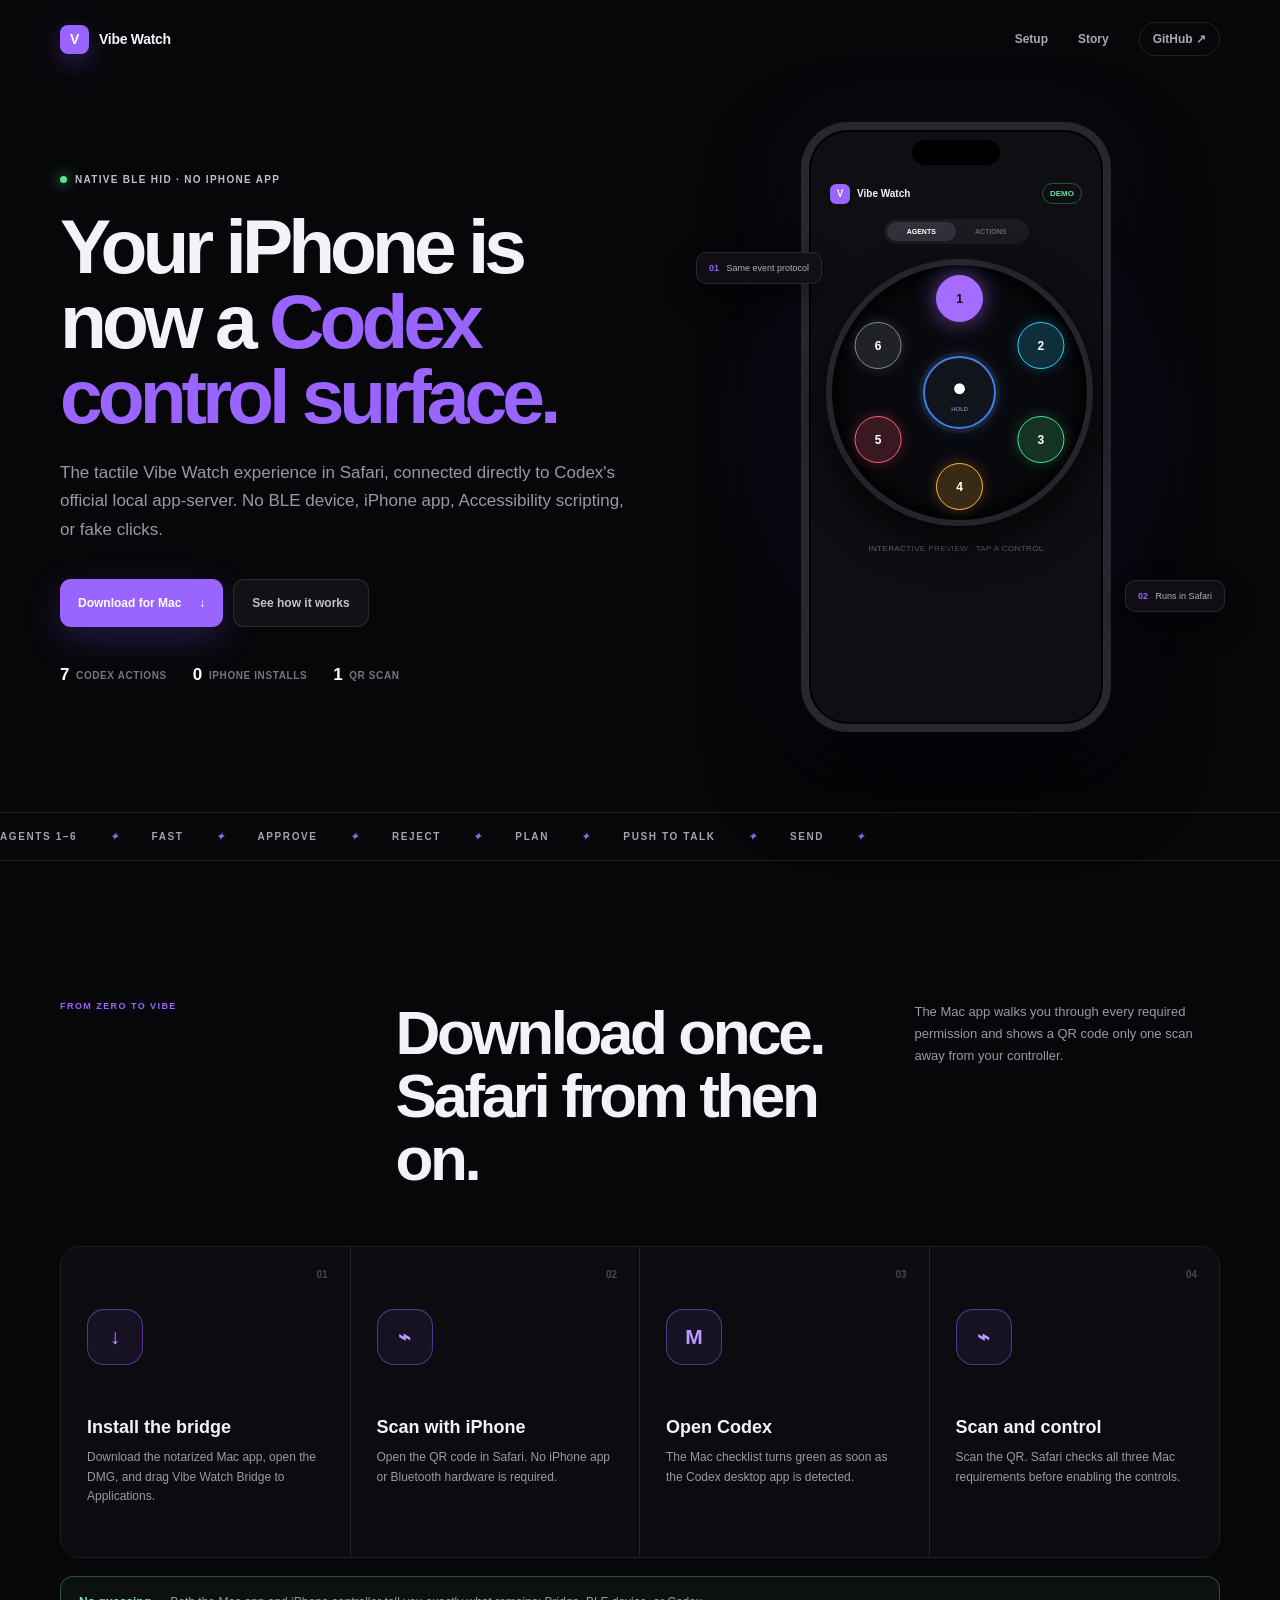
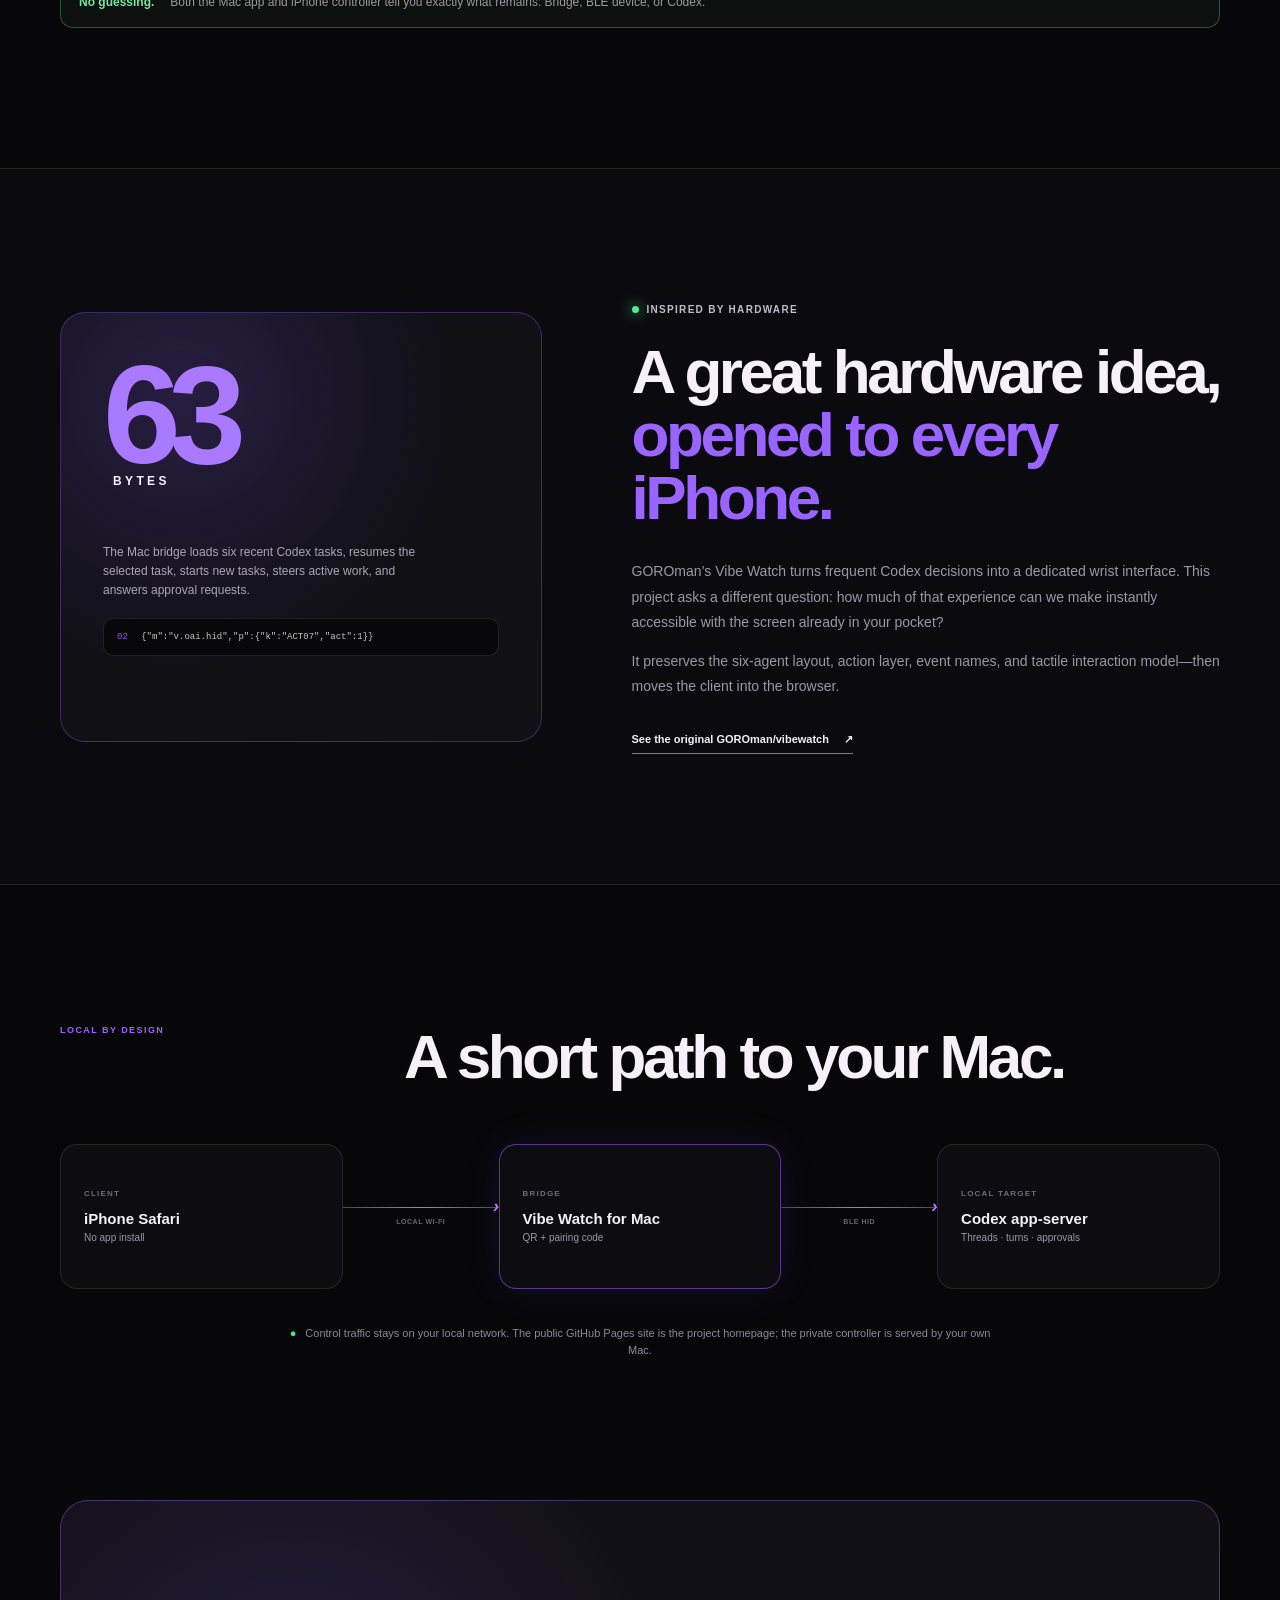
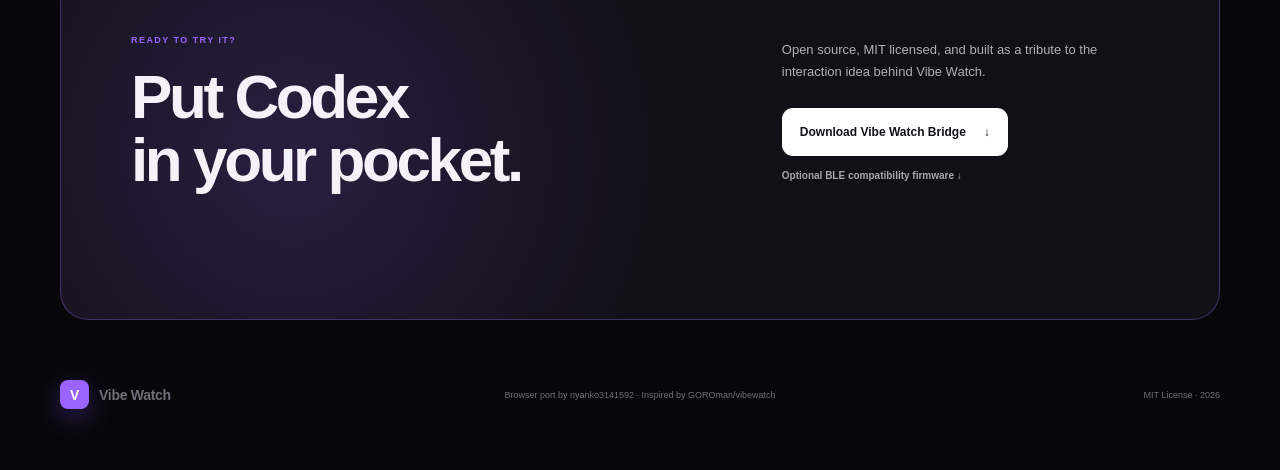
<file: docs/index.html>
<!doctype html>
<html lang="en">
<head>
  <meta charset="utf-8">
  <meta name="viewport" content="width=device-width,initial-scale=1">
  <meta name="theme-color" content="#07070a">
  <meta name="description" content="Turn your iPhone browser into a tactile control surface for Codex on Mac. No iPhone app required.">
  <meta property="og:title" content="Vibe Watch — Codex control from your iPhone">
  <meta property="og:description" content="Control Codex from iPhone Safari through the official local Codex app-server. No hardware required.">
  <meta property="og:type" content="website">
  <meta property="og:url" content="https://nyanko3141592.github.io/vibewatch-apple-watch/">
  <meta property="og:image" content="https://nyanko3141592.github.io/vibewatch-apple-watch/og.png">
  <meta name="twitter:card" content="summary_large_image">
  <meta name="twitter:title" content="Vibe Watch — Your iPhone is now a Codex controller">
  <meta name="twitter:description" content="No iPhone app. Open Safari, scan the Mac bridge QR, control Codex.">
  <meta name="twitter:image" content="https://nyanko3141592.github.io/vibewatch-apple-watch/og.png">
  <link rel="icon" type="image/png" href="app-icon.png">
  <link rel="manifest" href="manifest.webmanifest">
  <link rel="stylesheet" href="styles.css">
  <title>Vibe Watch — Codex control from your iPhone</title>
</head>
<body>
  <nav class="nav wrap" aria-label="Primary navigation">
    <a class="logo" href="#top" aria-label="Vibe Watch home"><span>V</span> Vibe Watch</a>
    <div class="nav-links">
      <a href="#setup">Setup</a>
      <a href="#story">Story</a>
      <a class="github-link" href="https://github.com/nyanko3141592/vibewatch-apple-watch">GitHub <span aria-hidden="true">↗</span></a>
    </div>
  </nav>

  <main id="top">
    <section class="hero wrap">
      <div class="hero-copy">
        <div class="eyebrow"><i></i> Native BLE HID · no iPhone app</div>
        <h1>Your iPhone is now a <em>Codex control surface.</em></h1>
        <p class="lede">The tactile Vibe Watch experience in Safari, connected directly to Codex's official local app-server. No BLE device, iPhone app, Accessibility scripting, or fake clicks.</p>
        <div class="hero-actions">
          <a class="button primary" href="https://github.com/nyanko3141592/vibewatch-apple-watch/releases/latest/download/VibeWatchBridge-0.5.0.dmg">Download for Mac <span>↓</span></a>
          <a class="button secondary" href="#setup">See how it works</a>
        </div>
        <div class="proof">
          <span><b>7</b> Codex actions</span>
          <span><b>0</b> iPhone installs</span>
          <span><b>1</b> QR scan</span>
        </div>
      </div>

      <div class="demo-column" aria-label="Interactive Vibe Watch preview">
        <div class="phone-frame">
          <div class="dynamic-island"></div>
          <div class="demo-header"><span><b>V</b> Vibe Watch</span><i>DEMO</i></div>
          <div class="demo-tabs"><button class="active" data-demo-face="agents">AGENTS</button><button data-demo-face="actions">ACTIONS</button></div>
          <div class="demo-watch">
            <div class="demo-face active" id="demo-agents">
              <button class="demo-orb selected" style="--a:0deg;--c:#a56dff">1</button>
              <button class="demo-orb" style="--a:60deg;--c:#28cdf5">2</button>
              <button class="demo-orb" style="--a:120deg;--c:#46df8b">3</button>
              <button class="demo-orb" style="--a:180deg;--c:#ffb33e">4</button>
              <button class="demo-orb" style="--a:240deg;--c:#ff5b7a">5</button>
              <button class="demo-orb" style="--a:300deg;--c:#7f899e">6</button>
              <button class="demo-mic" aria-label="Microphone demo">●<small>HOLD</small></button>
            </div>
            <div class="demo-face" id="demo-actions">
              <button class="demo-orb demo-action" style="--a:0deg;--c:#a56dff">FAST</button>
              <button class="demo-orb demo-action" style="--a:72deg;--c:#2b8cff">OK</button>
              <button class="demo-orb demo-action" style="--a:144deg;--c:#ff884d">NG</button>
              <button class="demo-orb demo-action" style="--a:216deg;--c:#35d7df">PLAN</button>
              <button class="demo-orb demo-action" style="--a:288deg;--c:#eeeeF5">SEND</button>
              <button class="demo-mic" aria-label="Microphone demo">●<small>HOLD</small></button>
            </div>
          </div>
          <p>Interactive preview · tap a control</p>
          <div class="demo-toast" aria-live="polite">AGENT 1</div>
        </div>
        <div class="orbit-note note-one"><span>01</span> Same event protocol</div>
        <div class="orbit-note note-two"><span>02</span> Runs in Safari</div>
      </div>
    </section>

    <section class="ticker" aria-label="Supported actions">
      <div>AGENTS 1–6 <i>✦</i> FAST <i>✦</i> APPROVE <i>✦</i> REJECT <i>✦</i> PLAN <i>✦</i> PUSH TO TALK <i>✦</i> SEND <i>✦</i></div>
    </section>

    <section class="setup wrap" id="setup">
      <div class="section-heading">
        <span>FROM ZERO TO VIBE</span>
        <h2>Download once.<br>Safari from then on.</h2>
        <p>The Mac app walks you through every required permission and shows a QR code only one scan away from your controller.</p>
      </div>
      <ol class="steps">
        <li><b>01</b><div class="step-icon">↓</div><h3>Install the bridge</h3><p>Download the notarized Mac app, open the DMG, and drag Vibe Watch Bridge to Applications.</p></li>
        <li><b>02</b><div class="step-icon">⌁</div><h3>Scan with iPhone</h3><p>Open the QR code in Safari. No iPhone app or Bluetooth hardware is required.</p></li>
        <li><b>03</b><div class="step-icon">M</div><h3>Open Codex</h3><p>The Mac checklist turns green as soon as the Codex desktop app is detected.</p></li>
        <li><b>04</b><div class="step-icon">⌁</div><h3>Scan and control</h3><p>Scan the QR. Safari checks all three Mac requirements before enabling the controls.</p></li>
      </ol>
      <div class="setup-assurance">
        <b>No guessing.</b>
        <span>Both the Mac app and iPhone controller tell you exactly what remains: Bridge, BLE device, or Codex.</span>
      </div>
    </section>

    <section class="story" id="story">
      <div class="wrap story-grid">
        <div class="story-card">
          <span class="story-number">63</span>
          <span class="story-unit">BYTES</span>
          <p>The Mac bridge loads six recent Codex tasks, resumes the selected task, starts new tasks, steers active work, and answers approval requests.</p>
          <div class="code-line"><i>02</i> {"m":"v.oai.hid","p":{"k":"ACT07","act":1}}</div>
        </div>
        <div class="story-copy">
          <div class="eyebrow"><i></i> Inspired by hardware</div>
          <h2>A great hardware idea,<br><em>opened to every iPhone.</em></h2>
          <p>GOROman’s Vibe Watch turns frequent Codex decisions into a dedicated wrist interface. This project asks a different question: how much of that experience can we make instantly accessible with the screen already in your pocket?</p>
          <p>It preserves the six-agent layout, action layer, event names, and tactile interaction model—then moves the client into the browser.</p>
          <a class="text-link" href="https://github.com/GOROman/vibewatch">See the original GOROman/vibewatch <span>↗</span></a>
        </div>
      </div>
    </section>

    <section class="architecture wrap">
      <div class="section-heading compact">
        <span>LOCAL BY DESIGN</span>
        <h2>A short path to your Mac.</h2>
      </div>
      <div class="flow" role="img" aria-label="Safari connects over local Wi-Fi to the Mac bridge, which connects directly to Codex app-server">
        <div class="flow-node"><small>CLIENT</small><b>iPhone Safari</b><span>No app install</span></div>
        <div class="flow-arrow"><i></i><span>LOCAL WI‑FI</span></div>
        <div class="flow-node accent"><small>BRIDGE</small><b>Vibe Watch for Mac</b><span>QR + pairing code</span></div>
        <div class="flow-arrow"><i></i><span>BLE HID</span></div>
        <div class="flow-node"><small>LOCAL TARGET</small><b>Codex app-server</b><span>Threads · turns · approvals</span></div>
      </div>
      <p class="privacy-note"><span>●</span> Control traffic stays on your local network. The public GitHub Pages site is the project homepage; the private controller is served by your own Mac.</p>
    </section>

    <section class="final-cta wrap">
      <div><span>READY TO TRY IT?</span><h2>Put Codex<br>in your pocket.</h2></div>
      <div><p>Open source, MIT licensed, and built as a tribute to the interaction idea behind Vibe Watch.</p><a class="button primary light" href="https://github.com/nyanko3141592/vibewatch-apple-watch/releases/latest/download/VibeWatchBridge-0.5.0.dmg">Download Vibe Watch Bridge <span>↓</span></a><a class="release-link" href="https://github.com/nyanko3141592/vibewatch-apple-watch/tree/main/Firmware/BLEMicroPro">Optional BLE compatibility firmware ↓</a></div>
    </section>
  </main>

  <footer class="wrap">
    <a class="logo" href="#top"><span>V</span> Vibe Watch</a>
    <p>Browser port by <a href="https://github.com/nyanko3141592">nyanko3141592</a> · Inspired by <a href="https://github.com/GOROman/vibewatch">GOROman/vibewatch</a></p>
    <p>MIT License · 2026</p>
  </footer>
  <script src="app.js"></script>
</body>
</html>
</file>
<file: docs/styles.css>
:root {
  color-scheme: dark;
  --bg: #07070a;
  --panel: #111116;
  --ink: #f4f2f8;
  --muted: #9b98a5;
  --line: rgba(255,255,255,.1);
  --purple: #9964ff;
  --purple-dark: #6d35df;
  font-family: Inter, ui-sans-serif, -apple-system, BlinkMacSystemFont, "SF Pro Display", "Helvetica Neue", sans-serif;
}
* { box-sizing: border-box; }
.demo-column,.demo-column * { -webkit-touch-callout:none; -webkit-user-select:none; user-select:none; }
html { scroll-behavior: smooth; }
body { margin: 0; background: var(--bg); color: var(--ink); overflow-x: hidden; }
a { color: inherit; text-decoration: none; }
button { font:inherit; -webkit-appearance:none; touch-action:manipulation; }
.wrap { width: min(1160px, calc(100% - 40px)); margin-inline: auto; }
.nav { height: 78px; display: flex; align-items: center; justify-content: space-between; position: relative; z-index: 20; }
.logo { display: inline-flex; align-items: center; gap: 10px; font-size: 14px; font-weight: 850; letter-spacing: -.02em; }
.logo span { display: grid; place-items: center; width: 29px; height: 29px; border-radius: 8px; background: var(--purple); color: white; box-shadow: 0 8px 26px #8852ff55; }
.nav-links { display: flex; align-items: center; gap: 30px; font-size: 12px; font-weight: 700; color: #aaa6b2; }
.nav-links a:hover { color: white; }
.github-link { border: 1px solid var(--line); padding: 9px 13px; border-radius: 999px; }
.hero { min-height: 710px; display: grid; grid-template-columns: 1.04fr .96fr; align-items: center; gap: 60px; padding-block: 44px 80px; }
.hero-copy { position: relative; z-index: 2; }
.eyebrow { display: inline-flex; align-items: center; gap: 8px; font-size: 10px; font-weight: 850; letter-spacing: .13em; text-transform: uppercase; color: #c1bdc9; }
.eyebrow i { width: 7px; height: 7px; border-radius: 50%; background: #5ae592; box-shadow: 0 0 13px #5ae592; }
h1 { font-size: clamp(52px, 6vw, 84px); line-height: .98; letter-spacing: -.065em; margin: 22px 0 24px; max-width: 720px; }
h1 em, h2 em { font-style: normal; color: var(--purple); }
.lede { color: var(--muted); font-size: 17px; line-height: 1.7; max-width: 590px; }
.hero-actions { display: flex; gap: 10px; margin-top: 34px; }
.button { display: inline-flex; align-items: center; justify-content: center; gap: 18px; min-height: 48px; padding: 0 18px; border-radius: 11px; font-size: 12px; font-weight: 850; transition: transform .18s, background .18s; }
.button:hover { transform: translateY(-2px); }
.button.primary { background: var(--purple); color: white; box-shadow: 0 12px 35px #8250ff3d; }
.button.primary:hover { background: #aa7aff; }
.button.secondary { border: 1px solid var(--line); background: #111116; color: #c4c1ca; }
.proof { display: flex; gap: 26px; margin-top: 38px; color: #777482; font-size: 10px; font-weight: 700; text-transform: uppercase; letter-spacing: .06em; }
.proof span { display: flex; align-items: center; gap: 6px; }
.proof b { color: white; font-size: 17px; }
.demo-column { position: relative; display: grid; place-items: center; min-height: 600px; }
.demo-column::before { content:""; position:absolute; width:540px; height:540px; border-radius:50%; background: radial-gradient(circle, #8250ff25, transparent 66%); filter: blur(12px); }
.phone-frame { width: 310px; min-height: 610px; position: relative; padding: 27px 17px 24px; border-radius: 47px; background: #0e0e13; border: 8px solid #28272d; box-shadow: inset 0 0 0 2px #000, 0 40px 90px #000c, 0 0 80px #8650ff16; }
.dynamic-island { width: 88px; height: 25px; border-radius: 99px; background:#000; position:absolute; top:10px; left:50%; transform:translateX(-50%); }
.demo-header { margin: 26px 4px 15px; display:flex; align-items:center; justify-content:space-between; font-size:10px; font-weight:800; }
.demo-header span { display:flex; align-items:center; gap:7px; }
.demo-header b { display:grid; place-items:center; width:20px; height:20px; border-radius:6px; background:var(--purple); }
.demo-header i { font-style:normal; font-size:8px; color:#69e19b; border:1px solid #5adc9155; border-radius:999px; padding:5px 7px; }
.demo-tabs { width:145px; display:grid; grid-template-columns:1fr 1fr; padding:3px; margin:0 auto 15px; border-radius:999px; background:#1b1a20; }
.demo-tabs button { border:0; border-radius:999px; padding:6px; background:transparent; color:#686571; font-size:7px; font-weight:900; }
.demo-tabs button.active { color:white; background:#333039; }
.demo-watch { width:267px; height:267px; position:relative; border-radius:50%; background:radial-gradient(circle,#18171e 0 22%,#09090d 23% 64%,#020203 75%); border:6px solid #25242a; box-shadow:inset 0 0 34px #000,0 16px 40px #000b; }
.demo-face { position:absolute; inset:0; opacity:0; pointer-events:none; transform:scale(.96); transition:.2s; }
.demo-face.active { opacity:1; pointer-events:auto; transform:scale(1); }
.demo-orb { --a:0deg; --c:#9c66ff; position:absolute; width:47px; height:47px; left:50%; top:50%; margin:-23.5px; border-radius:50%; border:1px solid var(--c); color:#fff; background:color-mix(in srgb,var(--c) 20%,#08080b); transform:rotate(var(--a)) translateY(-94px) rotate(calc(-1 * var(--a))); box-shadow:0 0 14px color-mix(in srgb,var(--c) 25%,transparent); font-size:12px; font-weight:900; transition:.13s; }
.demo-orb:hover,.demo-orb.selected,.demo-orb:active { background:var(--c); color:#08080a; box-shadow:0 0 22px color-mix(in srgb,var(--c) 60%,transparent); }
.demo-action { font-size:7px; width:52px; height:52px; margin:-26px; }
.demo-mic { position:absolute; width:73px; height:73px; left:50%; top:50%; margin:-36.5px; border-radius:50%; border:2px solid #397ff0; color:white; background:#11141b; font-size:25px; box-shadow:0 0 20px #327cff35; }
.demo-mic small { display:block; font-size:6px; color:#8fb3ee; margin-top:4px; }
.demo-mic:active { background:#dc3959; transform:scale(.92); }
.phone-frame>p { margin:18px 0 0; text-align:center; font-size:8px; color:#66636d; letter-spacing:.05em; text-transform:uppercase; }
.demo-toast { position:absolute; left:50%; bottom:17px; transform:translate(-50%,10px); opacity:0; border:1px solid var(--line); border-radius:999px; padding:7px 10px; background:#28262d; font-size:8px; font-weight:800; transition:.2s; }
.demo-toast.show { opacity:1; transform:translate(-50%,0); }
.orbit-note { position:absolute; padding:10px 12px; border:1px solid var(--line); background:#111116dd; backdrop-filter:blur(14px); border-radius:10px; font-size:9px; color:#b3afbb; box-shadow:0 12px 30px #0007; }
.orbit-note span { color:var(--purple); font-weight:900; margin-right:5px; }
.note-one { left:4px; top:130px; }.note-two { right:-5px; bottom:120px; }
.ticker { overflow:hidden; border-block:1px solid var(--line); padding:18px 0; color:#a7a3ad; font-size:10px; font-weight:900; letter-spacing:.16em; white-space:nowrap; }
.ticker div { width:max-content; animation:ticker 25s linear infinite; }.ticker i { color:var(--purple); margin:0 28px; }
@keyframes ticker { to { transform:translateX(-35%); } }
.setup { padding-block:140px; }
.section-heading { display:grid; grid-template-columns:1fr 1.6fr 1fr; gap:30px; align-items:start; margin-bottom:55px; }
.section-heading>span,.final-cta>div>span { font-size:9px; font-weight:900; letter-spacing:.16em; color:var(--purple); }
.section-heading h2,.story-copy h2,.final-cta h2 { font-size:clamp(38px,5vw,62px); letter-spacing:-.055em; line-height:1.02; margin:0; }
.section-heading p { color:var(--muted); font-size:13px; line-height:1.7; margin:0; }
.steps { list-style:none; padding:0; margin:0; display:grid; grid-template-columns:repeat(4,1fr); border:1px solid var(--line); border-radius:20px; overflow:hidden; }
.steps li { min-height:310px; position:relative; padding:26px; border-right:1px solid var(--line); background:#0c0c10; }
.steps li:last-child { border-right:0; }
.steps li>b { position:absolute; top:22px; right:22px; color:#47444f; font-size:10px; }
.step-icon { width:56px; height:56px; display:grid; place-items:center; margin:36px 0 52px; border:1px solid #8658e888; border-radius:17px; color:#bc98ff; background:#8c5aff16; font-size:21px; font-weight:900; }
.steps h3 { font-size:18px; margin:0 0 10px; }.steps p { color:var(--muted); font-size:12px; line-height:1.65; margin:0; }
.setup-assurance { display:flex; align-items:center; gap:16px; margin-top:18px; padding:16px 18px; border:1px solid #59dd9055; border-radius:13px; background:#0c100e; color:var(--muted); font-size:12px; line-height:1.5; }.setup-assurance b{color:#74e6a1;white-space:nowrap}.release-link{display:block;margin-top:14px;color:#aaa6b2;font-size:10px;font-weight:750}.release-link:hover{color:white}
.story { border-block:1px solid var(--line); background:#0b0b0f; }
.story-grid { padding-block:130px; display:grid; grid-template-columns:.9fr 1.1fr; gap:90px; align-items:center; }
.story-card { min-height:430px; position:relative; overflow:hidden; padding:42px; border:1px solid #9361ff55; border-radius:25px; background:radial-gradient(circle at 25% 20%,#8d58ff30,transparent 55%),#101015; }
.story-number { display:block; font-size:140px; line-height:.85; letter-spacing:-.09em; font-weight:900; color:#a979ff; }.story-unit { display:block; margin-left:10px; letter-spacing:.28em; font-size:12px; font-weight:900; }
.story-card p { max-width:320px; margin:55px 0 18px; color:#aaa6b3; font-size:12px; line-height:1.6; }
.code-line { overflow:hidden; white-space:nowrap; padding:13px; border:1px solid var(--line); border-radius:10px; background:#08080b; color:#c7c3cc; font:9px ui-monospace,SFMono-Regular,Menlo,monospace; }.code-line i { color:#8e58ff; font-style:normal; margin-right:8px; }
.story-copy h2 { margin:23px 0 30px; }.story-copy>p { color:var(--muted); font-size:14px; line-height:1.8; }.text-link { display:inline-flex; gap:15px; margin-top:20px; padding-bottom:7px; border-bottom:1px solid #8f5cff; font-size:11px; font-weight:850; }
.architecture { padding-block:140px; }.section-heading.compact { grid-template-columns:1fr 2.6fr; }.flow { display:grid; grid-template-columns:1fr .55fr 1fr .55fr 1fr; align-items:center; }
.flow-node { min-height:145px; padding:23px; display:flex; flex-direction:column; justify-content:center; border:1px solid var(--line); border-radius:17px; background:#0d0d11; }.flow-node.accent { border-color:#9460ff88; box-shadow:0 0 40px #8651ff18; }.flow-node small { color:#6f6b78; font-size:8px; font-weight:900; letter-spacing:.15em; }.flow-node b { margin:12px 0 5px; font-size:15px; }.flow-node span { color:var(--muted); font-size:10px; }.flow-arrow { text-align:center; color:#696572; font-size:7px; font-weight:900; letter-spacing:.08em; }.flow-arrow i { display:block; height:1px; background:linear-gradient(90deg,#4b4852,#a46fff,#4b4852); margin-bottom:10px; position:relative; }.flow-arrow i::after { content:"›"; position:absolute; right:-1px; top:-11px; color:#aa78ff; font-size:18px; }.privacy-note { max-width:710px; margin:36px auto 0; text-align:center; color:#8d8996; font-size:11px; line-height:1.6; }.privacy-note span { color:#59dd90; margin-right:6px; }
.final-cta { min-height:420px; display:grid; grid-template-columns:1.2fr .8fr; align-items:center; gap:100px; padding:70px; border:1px solid #a672ff55; border-radius:28px; background:radial-gradient(circle at 20% 60%,#975fff2e,transparent 40%),#111016; }.final-cta h2 { margin:18px 0 0; }.final-cta>div:last-child p { color:#b2aeb8; font-size:13px; line-height:1.7; margin:0 0 25px; }.button.light { background:white; color:#131117; box-shadow:none; }
footer { min-height:150px; display:grid; grid-template-columns:1fr 2fr 1fr; align-items:center; gap:20px; color:#716e78; font-size:9px; }footer p:nth-child(2){text-align:center}footer p:last-child{text-align:right}footer a:hover{color:white}
@media (max-width: 850px) {
  .nav-links>a:not(.github-link){display:none}.hero{grid-template-columns:1fr;padding-top:70px}.hero-copy{text-align:center}.eyebrow,.hero-actions,.proof{justify-content:center}.lede{margin-inline:auto}.demo-column{margin-top:20px}.section-heading,.section-heading.compact{grid-template-columns:1fr}.steps{grid-template-columns:1fr}.steps li{min-height:250px;border-right:0;border-bottom:1px solid var(--line)}.steps li:last-child{border-bottom:0}.step-icon{margin:20px 0 35px}.setup-assurance{align-items:flex-start;flex-direction:column;gap:5px}.story-grid{grid-template-columns:1fr}.flow{grid-template-columns:1fr}.flow-arrow{padding:20px}.flow-arrow i{width:1px;height:35px;margin:0 auto 8px;background:linear-gradient(#4b4852,#a46fff,#4b4852)}.flow-arrow i::after{right:-5px;top:21px;transform:rotate(90deg)}.final-cta{grid-template-columns:1fr;gap:35px;padding:45px}.note-one{left:-10px}.note-two{right:-10px}footer{grid-template-columns:1fr;text-align:center;padding-block:50px}footer p:nth-child(2),footer p:last-child{text-align:center}}
@media (max-width: 500px) {
  .wrap{width:min(calc(100% - 28px),1160px)}.hero{padding-top:45px;gap:25px}.hero-actions{flex-direction:column}.proof{gap:12px;flex-wrap:wrap}h1{font-size:51px}.demo-column{transform:scale(.92);margin-block:-20px}.orbit-note{display:none}.setup,.architecture{padding-block:90px}.story-grid{padding-block:90px;gap:55px}.story-card{padding:30px}.story-number{font-size:110px}.final-cta{margin-inline:14px;width:auto}.nav{height:68px}.github-link{padding:8px 10px}.section-heading{margin-bottom:35px}
}
@media (prefers-reduced-motion: reduce) { html{scroll-behavior:auto}.ticker div{animation:none}.button,.demo-face,.demo-toast{transition:none} }
</file>
